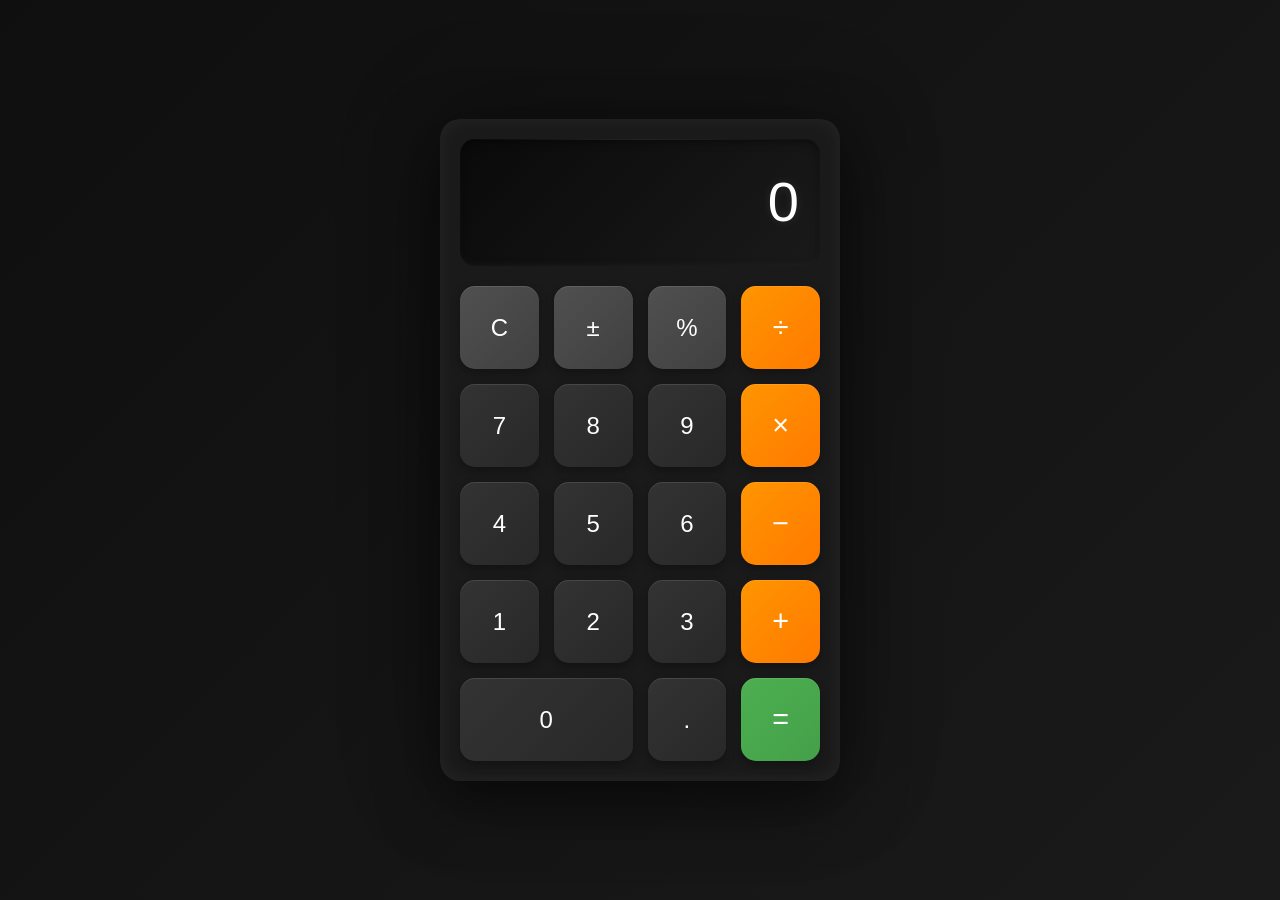
<file: index.html>
<!DOCTYPE html>
<html lang="en">
<head>
    <meta charset="UTF-8">
    <meta name="viewport" content="width=device-width, initial-scale=1.0, user-scalable=no">
    <meta name="description" content="A simple, modern calculator PWA">
    <meta name="theme-color" content="#1a1a1a">
    <title>Calculator</title>
    
    <!-- PWA Meta Tags -->
    <link rel="manifest" href="manifest.json">
    <meta name="apple-mobile-web-app-capable" content="yes">
    <meta name="apple-mobile-web-app-status-bar-style" content="black-translucent">
    <link rel="apple-touch-icon" href="icons/icon.svg">
    <link rel="icon" href="icons/icon.svg" type="image/svg+xml">
    
    <link rel="stylesheet" href="styles.css">
</head>
<body>
    <div class="calculator">
        <div class="display">
            <div class="display-content" id="display">0</div>
        </div>
        
        <div class="buttons">
            <!-- First Row -->
            <button class="btn btn-function" id="clear">C</button>
            <button class="btn btn-function" id="plusminus">±</button>
            <button class="btn btn-function" id="percent">%</button>
            <button class="btn btn-operator" data-operator="÷">÷</button>
            
            <!-- Second Row -->
            <button class="btn btn-number" data-number="7">7</button>
            <button class="btn btn-number" data-number="8">8</button>
            <button class="btn btn-number" data-number="9">9</button>
            <button class="btn btn-operator" data-operator="×">×</button>
            
            <!-- Third Row -->
            <button class="btn btn-number" data-number="4">4</button>
            <button class="btn btn-number" data-number="5">5</button>
            <button class="btn btn-number" data-number="6">6</button>
            <button class="btn btn-operator" data-operator="-">−</button>
            
            <!-- Fourth Row -->
            <button class="btn btn-number" data-number="1">1</button>
            <button class="btn btn-number" data-number="2">2</button>
            <button class="btn btn-number" data-number="3">3</button>
            <button class="btn btn-operator" data-operator="+">+</button>
            
            <!-- Fifth Row -->
            <button class="btn btn-number btn-zero" data-number="0">0</button>
            <button class="btn btn-number" data-number=".">.</button>
            <button class="btn btn-equals" id="equals">=</button>
        </div>
    </div>
    
    <script src="app.js"></script>
    <script>
        // Register Service Worker for PWA
        if ('serviceWorker' in navigator) {
            navigator.serviceWorker.register('sw.js');
        }
    </script>
</body>
</html>
</file>
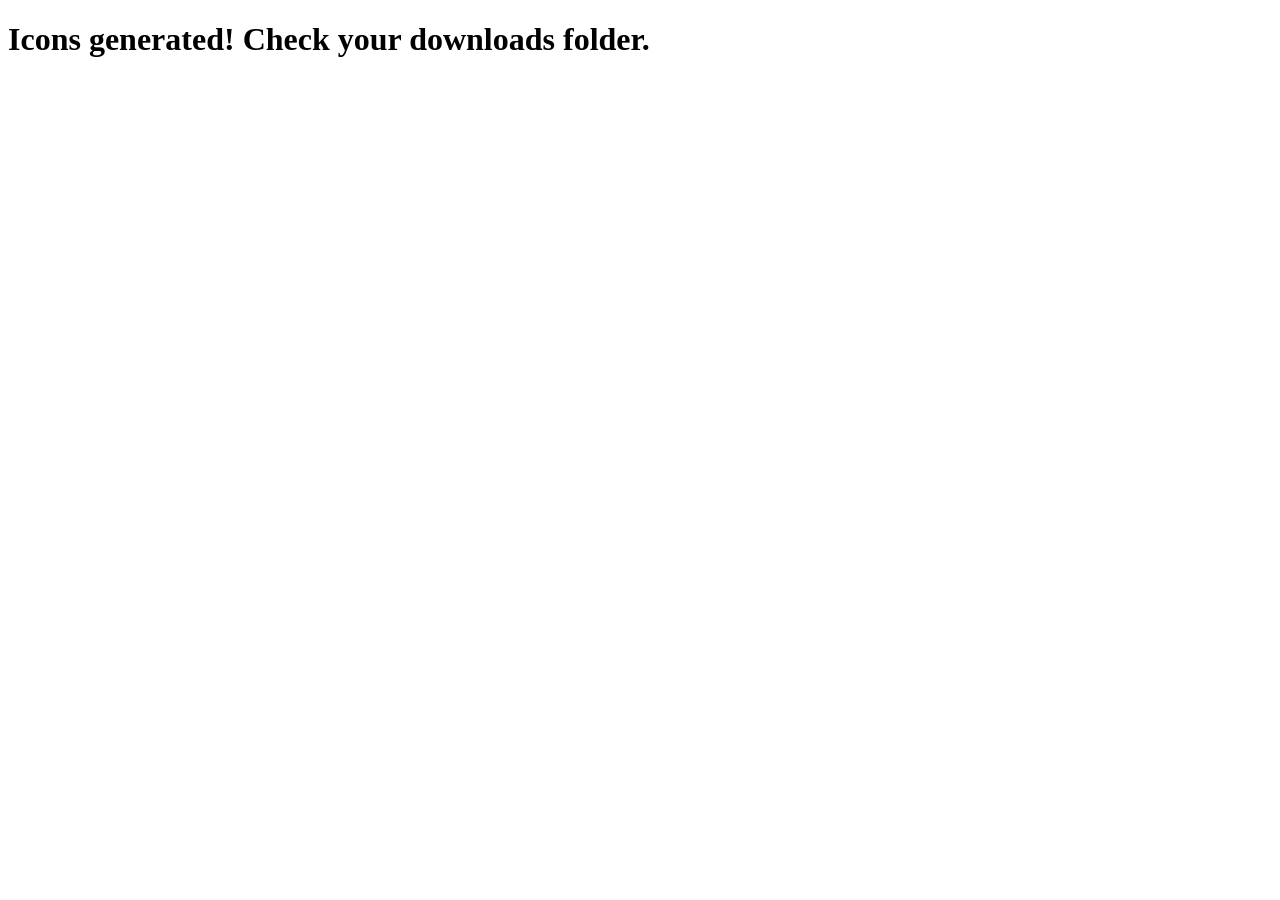
<file: generate-icons.html>
<!DOCTYPE html>
<html>
<head>
    <title>Icon Generator</title>
</head>
<body>
    <canvas id="canvas"></canvas>
    <script>
        // Generate calculator icons in different sizes
        const sizes = [72, 96, 128, 144, 152, 192, 384, 512];
        
        sizes.forEach(size => {
            const canvas = document.createElement('canvas');
            const ctx = canvas.getContext('2d');
            canvas.width = size;
            canvas.height = size;
            
            // Background gradient
            const gradient = ctx.createLinearGradient(0, 0, size, size);
            gradient.addColorStop(0, '#1a1a1a');
            gradient.addColorStop(1, '#2a2a2a');
            ctx.fillStyle = gradient;
            ctx.fillRect(0, 0, size, size);
            
            // Add calculator text
            ctx.fillStyle = '#ff9500';
            ctx.font = `bold ${size * 0.5}px Arial`;
            ctx.textAlign = 'center';
            ctx.textBaseline = 'middle';
            ctx.fillText('C', size / 2, size / 2);
            
            // Add subtle border
            ctx.strokeStyle = '#ff9500';
            ctx.lineWidth = size * 0.02;
            ctx.strokeRect(size * 0.1, size * 0.1, size * 0.8, size * 0.8);
            
            // Convert to blob and download
            canvas.toBlob(blob => {
                const a = document.createElement('a');
                a.download = `icon-${size}.png`;
                a.href = URL.createObjectURL(blob);
                document.body.appendChild(a);
                a.click();
                document.body.removeChild(a);
            });
        });
        
        document.body.innerHTML = '<h1>Icons generated! Check your downloads folder.</h1>';
    </script>
</body>
</html>
</file>
<file: styles.css>
* {
    margin: 0;
    padding: 0;
    box-sizing: border-box;
}

body {
    font-family: -apple-system, BlinkMacSystemFont, 'Segoe UI', Roboto, Oxygen, Ubuntu, sans-serif;
    background: linear-gradient(135deg, #0f0f0f 0%, #1a1a1a 100%);
    min-height: 100vh;
    display: flex;
    justify-content: center;
    align-items: center;
    padding: 20px;
}

.calculator {
    background: #1a1a1a;
    border-radius: 20px;
    padding: 20px;
    box-shadow: 
        0 20px 60px rgba(0, 0, 0, 0.5),
        0 0 100px rgba(0, 0, 0, 0.3),
        inset 0 0 20px rgba(255, 255, 255, 0.05);
    width: 100%;
    max-width: 400px;
    position: relative;
    z-index: 100; /* Well above matrix rain */
}

.display {
    background: linear-gradient(135deg, #0a0a0a 0%, #1a1a1a 100%);
    border-radius: 15px;
    padding: 30px 20px;
    margin-bottom: 20px;
    box-shadow: 
        inset 0 2px 10px rgba(0, 0, 0, 0.5),
        inset 0 -2px 5px rgba(255, 255, 255, 0.05);
    position: relative;
    overflow: hidden;
}

.display::before {
    content: '';
    position: absolute;
    top: 0;
    left: 0;
    right: 0;
    height: 1px;
    background: linear-gradient(90deg, 
        transparent 0%, 
        rgba(255, 255, 255, 0.1) 50%, 
        transparent 100%);
}

.display-content {
    color: #fff;
    font-size: clamp(2rem, 8vw, 3.5rem);
    text-align: right;
    font-weight: 300;
    letter-spacing: 1px;
    text-shadow: 0 0 10px rgba(255, 255, 255, 0.1);
    word-wrap: break-word;
    word-break: break-all;
    min-height: 1.2em;
}

.buttons {
    display: grid;
    grid-template-columns: repeat(4, 1fr);
    gap: 12px;
}

.btn {
    background: linear-gradient(135deg, #2a2a2a 0%, #202020 100%);
    border: none;
    color: #fff;
    font-size: clamp(1.2rem, 4vw, 1.5rem);
    padding: 20px;
    border-radius: 15px;
    cursor: pointer;
    transition: all 0.2s ease;
    box-shadow: 
        0 4px 10px rgba(0, 0, 0, 0.3),
        inset 0 1px 0 rgba(255, 255, 255, 0.1);
    position: relative;
    overflow: hidden;
    user-select: none;
    -webkit-tap-highlight-color: transparent;
}

.btn::before {
    content: '';
    position: absolute;
    top: 0;
    left: 0;
    right: 0;
    bottom: 0;
    background: radial-gradient(circle at center, transparent 0%, rgba(255, 255, 255, 0.1) 100%);
    opacity: 0;
    transition: opacity 0.3s ease;
}

.btn:hover::before {
    opacity: 1;
}

.btn:active {
    transform: scale(0.95);
    box-shadow: 
        0 2px 5px rgba(0, 0, 0, 0.3),
        inset 0 1px 0 rgba(255, 255, 255, 0.1);
}

.btn-number {
    background: linear-gradient(135deg, #333 0%, #282828 100%);
    font-weight: 400;
}

.btn-operator {
    background: linear-gradient(135deg, #ff9500 0%, #ff7a00 100%);
    font-size: clamp(1.4rem, 5vw, 1.8rem);
    font-weight: 300;
}

.btn-operator:hover {
    background: linear-gradient(135deg, #ffb143 0%, #ff9500 100%);
}

.btn-operator:active,
.btn-operator.active {
    background: linear-gradient(135deg, #fff 0%, #ffd4a3 100%);
    color: #ff9500;
}

.btn-function {
    background: linear-gradient(135deg, #505050 0%, #404040 100%);
    color: #fff;
}

.btn-function:hover {
    background: linear-gradient(135deg, #606060 0%, #505050 100%);
}

.btn-equals {
    background: linear-gradient(135deg, #4CAF50 0%, #45a049 100%);
    font-size: clamp(1.4rem, 5vw, 1.8rem);
    font-weight: 300;
}

.btn-equals:hover {
    background: linear-gradient(135deg, #5CBF60 0%, #4CAF50 100%);
}

.btn-zero {
    grid-column: span 2;
}

/* Animations */
@keyframes pulse {
    0% {
        transform: scale(1);
    }
    50% {
        transform: scale(1.05);
    }
    100% {
        transform: scale(1);
    }
}

.btn.animate {
    animation: pulse 0.2s ease;
}

/* Responsive Design */
@media (max-width: 480px) {
    body {
        padding: 10px;
    }
    
    .calculator {
        padding: 15px;
        border-radius: 15px;
    }
    
    .display {
        padding: 20px 15px;
        margin-bottom: 15px;
    }
    
    .buttons {
        gap: 10px;
    }
    
    .btn {
        padding: 18px 10px;
        border-radius: 12px;
    }
}

@media (min-width: 768px) {
    .btn {
        padding: 25px;
    }
    
    .buttons {
        gap: 15px;
    }
}

/* Landscape Mode Adjustments */
@media (max-height: 500px) and (orientation: landscape) {
    body {
        padding: 10px;
    }
    
    .display {
        padding: 15px;
    }
    
    .btn {
        padding: 12px;
    }
    
    .display-content {
        font-size: 2rem;
    }
}

/* Dark Mode Support */
@media (prefers-color-scheme: dark) {
    body {
        background: linear-gradient(135deg, #0a0a0a 0%, #151515 100%);
    }
}

/* Reduced Motion Support */
@media (prefers-reduced-motion: reduce) {
    .btn {
        transition: none;
    }
    
    .btn.animate {
        animation: none;
    }
}

/* Easter Egg Styles */
.easter-egg-container {
    position: fixed;
    top: 0;
    left: 0;
    width: 100%;
    height: 100%;
    pointer-events: none;
    z-index: 10000;
}

.easter-egg-message {
    position: absolute;
    top: 50%;
    left: 50%;
    transform: translate(-50%, -50%);
    background: linear-gradient(135deg, rgba(255, 255, 255, 0.95) 0%, rgba(240, 240, 240, 0.95) 100%);
    color: #333;
    padding: 20px 30px;
    border-radius: 15px;
    font-size: 1.5rem;
    font-weight: bold;
    box-shadow: 0 10px 40px rgba(0, 0, 0, 0.3);
    animation: easterEggPop 0.5s cubic-bezier(0.68, -0.55, 0.265, 1.55);
    display: flex;
    align-items: center;
    gap: 15px;
}

.easter-egg-emoji {
    font-size: 2rem;
    animation: bounceEmoji 1s infinite;
}

.easter-egg-text {
    text-shadow: 2px 2px 4px rgba(0, 0, 0, 0.1);
}

@keyframes easterEggPop {
    0% {
        opacity: 0;
        transform: translate(-50%, -50%) scale(0.5);
    }
    100% {
        opacity: 1;
        transform: translate(-50%, -50%) scale(1);
    }
}

@keyframes bounceEmoji {
    0%, 100% {
        transform: translateY(0);
    }
    50% {
        transform: translateY(-10px);
    }
}

/* Matrix Rain Effect */
.matrix-rain {
    position: fixed;
    top: 0;
    left: 0;
    width: 100%;
    height: 100%;
    overflow: hidden;
    pointer-events: none;
    z-index: 1; /* Behind calculator */
    opacity: 0.7; /* Slightly transparent for depth */
    transition: opacity 1s ease-out;
}

.matrix-rain.fade-out {
    opacity: 0;
}

.matrix-column {
    position: absolute;
    top: -200vh; /* Start higher up */
    color: #0f0;
    font-family: 'Courier New', monospace;
    font-size: 16px;
    line-height: 1.2;
    animation: matrixFall linear infinite;
    text-shadow: 0 0 8px #0f0, 0 0 15px #0f0;
    opacity: 0;
    writing-mode: vertical-rl;
    text-orientation: upright;
    letter-spacing: 8px;
    height: 200vh; /* Make columns taller */
}

@keyframes matrixFall {
    0% {
        transform: translateY(0);
        opacity: 0;
    }
    5% {
        opacity: 0.8;
    }
    95% {
        opacity: 0.8;
    }
    100% {
        transform: translateY(300vh); /* Fall all the way down */
        opacity: 0;
    }
}

/* Glitch Effect */
.glitch-effect {
    animation: glitch 0.3s linear infinite;
}

@keyframes glitch {
    0%, 100% {
        transform: translate(0);
        filter: hue-rotate(0deg);
    }
    20% {
        transform: translate(-2px, 2px);
        filter: hue-rotate(90deg);
    }
    40% {
        transform: translate(-2px, -2px);
        filter: hue-rotate(180deg);
    }
    60% {
        transform: translate(2px, 2px);
        filter: hue-rotate(270deg);
    }
    80% {
        transform: translate(2px, -2px);
        filter: hue-rotate(360deg);
    }
}

/* Spin Effect */
.spin-effect {
    animation: spinCalc 1s cubic-bezier(0.68, -0.55, 0.265, 1.55);
}

@keyframes spinCalc {
    0% {
        transform: rotate(0deg) scale(1);
    }
    50% {
        transform: rotate(180deg) scale(1.1);
    }
    100% {
        transform: rotate(360deg) scale(1);
    }
}

/* Retro Mode */
.retro-mode {
    filter: sepia(1) saturate(2) contrast(1.5);
}

.retro-mode .calculator {
    animation: scanlines 8s linear infinite;
}

@keyframes scanlines {
    0% {
        background-position: 0 0;
    }
    100% {
        background-position: 0 10px;
    }
}

/* Spy Effect */
.spy-effect {
    animation: spyMode 2s ease-in-out;
}

@keyframes spyMode {
    0%, 100% {
        filter: blur(0) grayscale(0);
    }
    25% {
        filter: blur(2px) grayscale(1);
    }
    50% {
        filter: blur(0) grayscale(1) contrast(2);
    }
    75% {
        filter: blur(1px) grayscale(0.5);
    }
}

/* Rainbow Effect */
.rainbow-effect {
    animation: rainbow 2s linear infinite;
}

@keyframes rainbow {
    0% {
        filter: hue-rotate(0deg) saturate(1.5);
    }
    100% {
        filter: hue-rotate(360deg) saturate(1.5);
    }
}

/* Mega Pulse */
.mega-pulse {
    animation: megaPulse 1s ease-in-out;
}

@keyframes megaPulse {
    0%, 100% {
        transform: scale(1);
        box-shadow: 0 20px 60px rgba(0, 0, 0, 0.5);
    }
    25% {
        transform: scale(1.05);
        box-shadow: 0 25px 80px rgba(255, 159, 0, 0.5);
    }
    50% {
        transform: scale(1.1);
        box-shadow: 0 30px 100px rgba(255, 159, 0, 0.7);
    }
    75% {
        transform: scale(1.05);
        box-shadow: 0 25px 80px rgba(255, 159, 0, 0.5);
    }
}

/* Explode Effect */
.explode-effect {
    animation: explode 1.5s ease-out;
}

@keyframes explode {
    0% {
        transform: scale(1) rotate(0deg);
        opacity: 1;
    }
    50% {
        transform: scale(1.5) rotate(10deg);
        opacity: 0.8;
    }
    100% {
        transform: scale(1) rotate(0deg);
        opacity: 1;
    }
}

/* Flip Effect */
.flip-effect {
    animation: flipCalc 1s ease-in-out;
}

@keyframes flipCalc {
    0% {
        transform: perspective(600px) rotateY(0);
    }
    50% {
        transform: perspective(600px) rotateY(180deg);
    }
    100% {
        transform: perspective(600px) rotateY(360deg);
    }
}

/* Special message styles for different effects */
.easter-egg-message.matrix {
    background: linear-gradient(135deg, rgba(0, 0, 0, 0.95) 0%, rgba(0, 255, 0, 0.3) 100%);
    color: #0f0;
    font-family: 'Courier New', monospace;
    text-shadow: 0 0 10px #0f0, 0 0 20px #0f0;
    border: 2px solid #0f0;
    box-shadow: 0 0 30px #0f0, inset 0 0 20px rgba(0, 255, 0, 0.2);
    animation: matrixMessagePulse 1s ease-in-out infinite;
}

@keyframes matrixMessagePulse {
    0%, 100% {
        box-shadow: 0 0 30px #0f0, inset 0 0 20px rgba(0, 255, 0, 0.2);
    }
    50% {
        box-shadow: 0 0 50px #0f0, inset 0 0 30px rgba(0, 255, 0, 0.3);
    }
}

.easter-egg-message.glitch {
    background: linear-gradient(135deg, #ff0000 0%, #000 100%);
    color: #fff;
}

.easter-egg-message.spin {
    background: linear-gradient(135deg, #ffd700 0%, #ff6347 100%);
    color: #fff;
}

.easter-egg-message.retro {
    background: linear-gradient(135deg, #8b4513 0%, #daa520 100%);
    color: #fff;
    font-family: 'Courier New', monospace;
}

.easter-egg-message.spy {
    background: linear-gradient(135deg, #000 0%, #333 100%);
    color: #fff;
}

.easter-egg-message.rainbow {
    background: linear-gradient(135deg, #ff0000, #ff7f00, #ffff00, #00ff00, #0000ff, #4b0082, #9400d3);
    color: #fff;
}

.easter-egg-message.explode {
    background: linear-gradient(135deg, #ff0000 0%, #ff6600 100%);
    color: #fff;
    font-size: 2rem;
}
</file>
